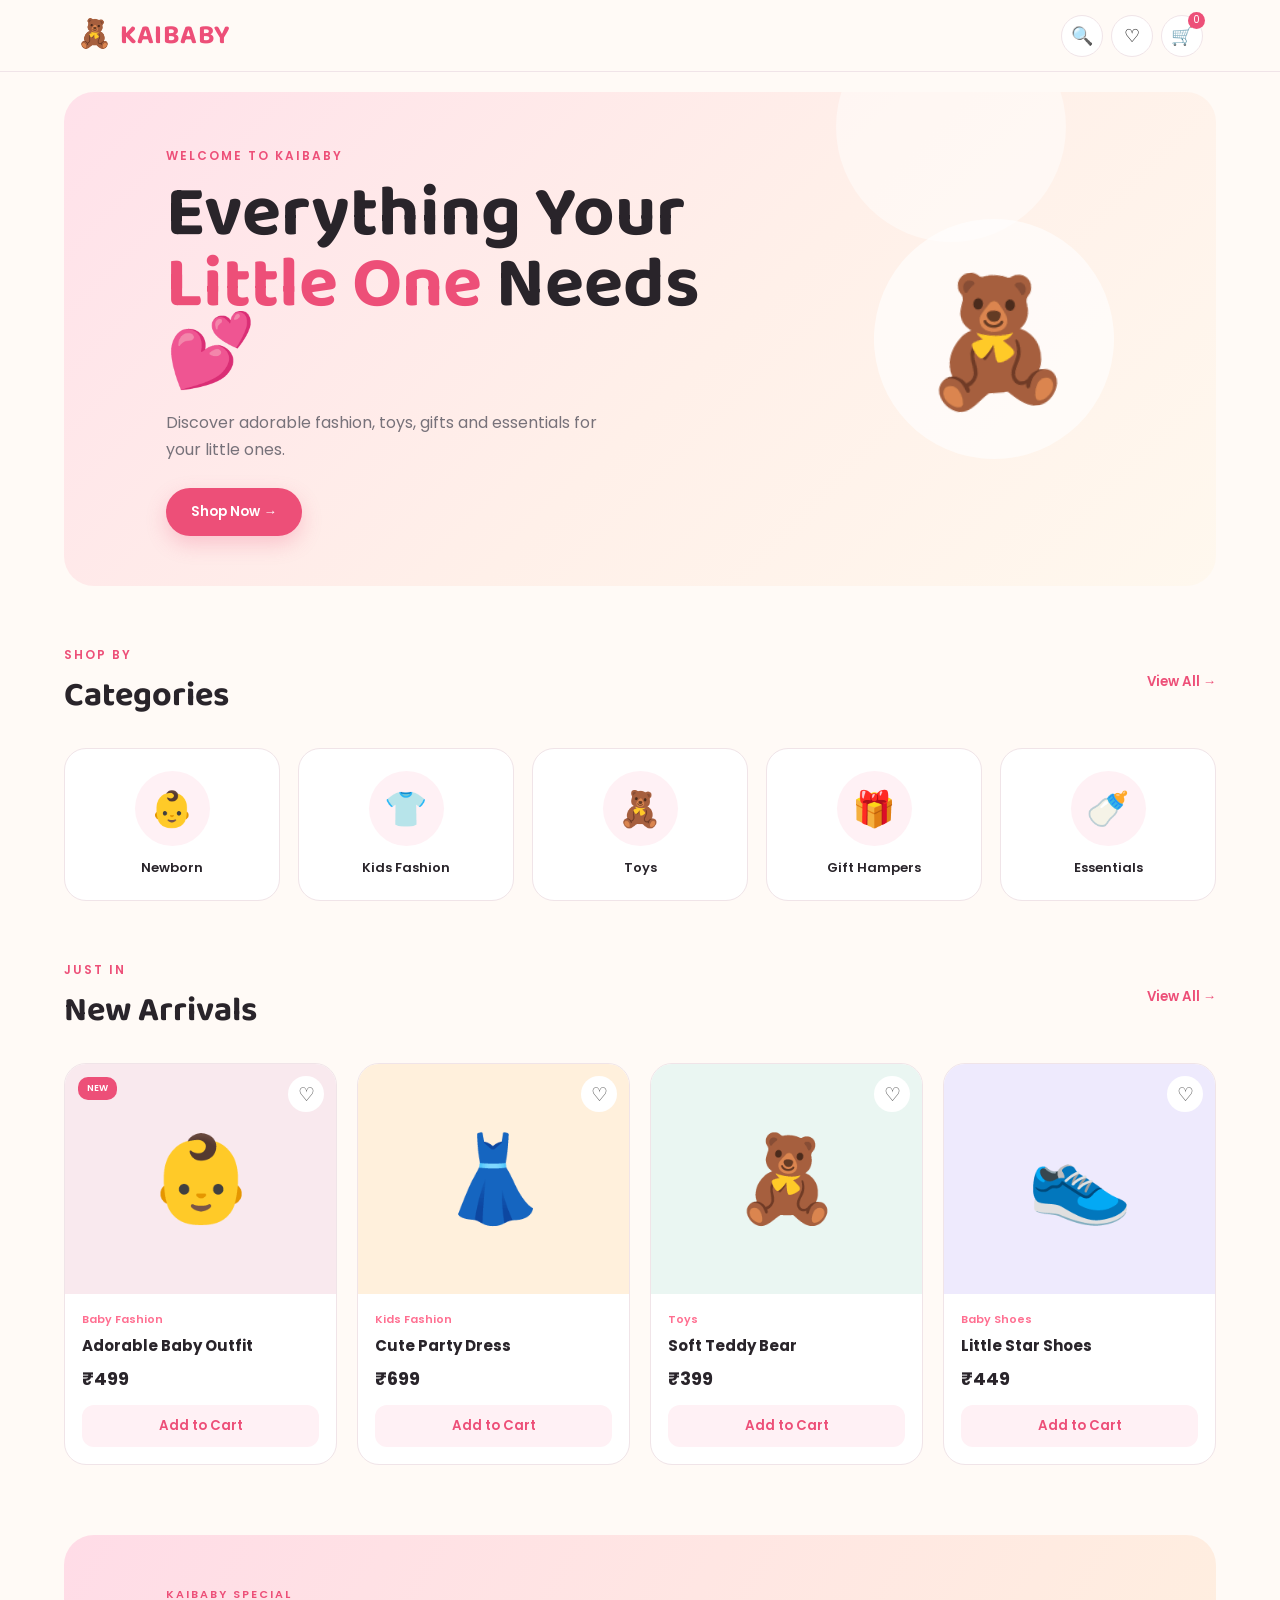
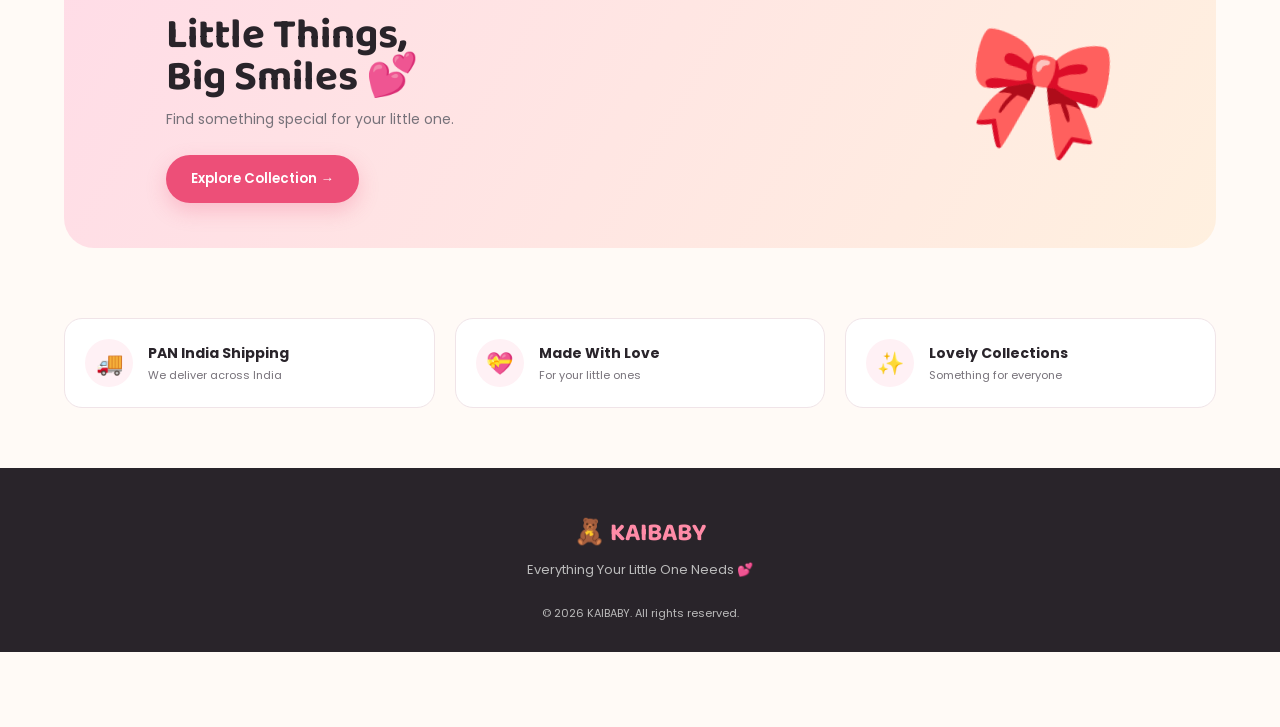
<file: index.html>
<!DOCTYPE html>
<html lang="en">
<head>
    <meta charset="UTF-8">
    <meta name="viewport" content="width=device-width, initial-scale=1.0">

    <title>KAIBABY | Baby & Kids Store</title>

    <link rel="stylesheet" href="style.css">

    <link rel="preconnect" href="https://fonts.googleapis.com">
    <link rel="preconnect" href="https://fonts.gstatic.com" crossorigin>
    <link href="https://fonts.googleapis.com/css2?family=Baloo+2:wght@400;500;600;700&family=Poppins:wght@400;500;600&display=swap" rel="stylesheet">
</head>

<body>

    <!-- HEADER -->
    <header class="header">

        <div class="logo">
            <span class="logo-icon">🧸</span>
            <span>KAIBABY</span>
        </div>

        <div class="header-actions">
            <button class="icon-btn">🔍</button>
            <button class="icon-btn">♡</button>
            <button class="cart-btn">
                🛒 <span id="cartCount">0</span>
            </button>
        </div>

    </header>


    <!-- HERO SECTION -->
    <section class="hero">

        <div class="hero-content">

            <span class="hero-small">WELCOME TO KAIBABY</span>

            <h1>
                Everything Your
                <span>Little One</span>
                Needs 💕
            </h1>

            <p>
                Discover adorable fashion, toys, gifts
                and essentials for your little ones.
            </p>

            <button class="shop-btn">
                Shop Now →
            </button>

        </div>

        <div class="hero-decoration">
            🧸
        </div>

    </section>


    <!-- CATEGORIES -->
    <section class="section">

        <div class="section-heading">
            <div>
                <span class="mini-title">SHOP BY</span>
                <h2>Categories</h2>
            </div>

            <button class="view-btn">View All →</button>
        </div>


        <div class="categories">

            <div class="category">
                <div class="category-icon">👶</div>
                <p>Newborn</p>
            </div>

            <div class="category">
                <div class="category-icon">👕</div>
                <p>Kids Fashion</p>
            </div>

            <div class="category">
                <div class="category-icon">🧸</div>
                <p>Toys</p>
            </div>

            <div class="category">
                <div class="category-icon">🎁</div>
                <p>Gift Hampers</p>
            </div>

            <div class="category">
                <div class="category-icon">🍼</div>
                <p>Essentials</p>
            </div>

        </div>

    </section>


    <!-- NEW ARRIVALS -->
    <section class="section products-section">

        <div class="section-heading">

            <div>
                <span class="mini-title">JUST IN</span>
                <h2>New Arrivals</h2>
            </div>

            <button class="view-btn">View All →</button>

        </div>


        <div class="products">

            <!-- PRODUCT 1 -->
            <div class="product-card">

                <div class="product-image">
                    👶
                    <button class="wishlist">♡</button>
                    <span class="badge">NEW</span>
                </div>

                <div class="product-info">

                    <p class="product-category">Baby Fashion</p>

                    <h3>Adorable Baby Outfit</h3>

                    <div class="price">
                        ₹499
                    </div>

                    <button class="add-btn">
                        Add to Cart
                    </button>

                </div>

            </div>


            <!-- PRODUCT 2 -->
            <div class="product-card">

                <div class="product-image">
                    👗
                    <button class="wishlist">♡</button>
                </div>

                <div class="product-info">

                    <p class="product-category">Kids Fashion</p>

                    <h3>Cute Party Dress</h3>

                    <div class="price">
                        ₹699
                    </div>

                    <button class="add-btn">
                        Add to Cart
                    </button>

                </div>

            </div>


            <!-- PRODUCT 3 -->
            <div class="product-card">

                <div class="product-image">
                    🧸
                    <button class="wishlist">♡</button>
                </div>

                <div class="product-info">

                    <p class="product-category">Toys</p>

                    <h3>Soft Teddy Bear</h3>

                    <div class="price">
                        ₹399
                    </div>

                    <button class="add-btn">
                        Add to Cart
                    </button>

                </div>

            </div>


            <!-- PRODUCT 4 -->
            <div class="product-card">

                <div class="product-image">
                    👟
                    <button class="wishlist">♡</button>
                </div>

                <div class="product-info">

                    <p class="product-category">Baby Shoes</p>

                    <h3>Little Star Shoes</h3>

                    <div class="price">
                        ₹449
                    </div>

                    <button class="add-btn">
                        Add to Cart
                    </button>

                </div>

            </div>

        </div>

    </section>


    <!-- BANNER -->
    <section class="offer-banner">

        <div>
            <span>KAIBABY SPECIAL</span>

            <h2>
                Little Things,
                <br>
                Big Smiles 💕
            </h2>

            <p>
                Find something special for your little one.
            </p>

            <button class="shop-btn">
                Explore Collection →
            </button>
        </div>

        <div class="offer-icon">
            🎀
        </div>

    </section>


    <!-- FEATURES -->
    <section class="features">

        <div class="feature">
            <span>🚚</span>
            <div>
                <h3>PAN India Shipping</h3>
                <p>We deliver across India</p>
            </div>
        </div>

        <div class="feature">
            <span>💝</span>
            <div>
                <h3>Made With Love</h3>
                <p>For your little ones</p>
            </div>
        </div>

        <div class="feature">
            <span>✨</span>
            <div>
                <h3>Lovely Collections</h3>
                <p>Something for everyone</p>
            </div>
        </div>

    </section>


    <!-- BOTTOM NAVIGATION -->
    <nav class="bottom-nav">

        <button class="nav-item active">
            <span>⌂</span>
            <small>Home</small>
        </button>

        <button class="nav-item">
            <span>⌕</span>
            <small>Search</small>
        </button>

        <button class="nav-item">
            <span>♡</span>
            <small>Wishlist</small>
        </button>

        <button class="nav-item">
            <span>🛒</span>
            <small>Cart</small>
        </button>

        <button class="nav-item">
            <span>♙</span>
            <small>Account</small>
        </button>

    </nav>


    <!-- FOOTER -->
    <footer>

        <div class="footer-logo">
            🧸 KAIBABY
        </div>

        <p>
            Everything Your Little One Needs 💕
        </p>

        <p class="copyright">
            © 2026 KAIBABY. All rights reserved.
        </p>

    </footer>


    <script src="script.js"></script>

</body>
</html>
</file>
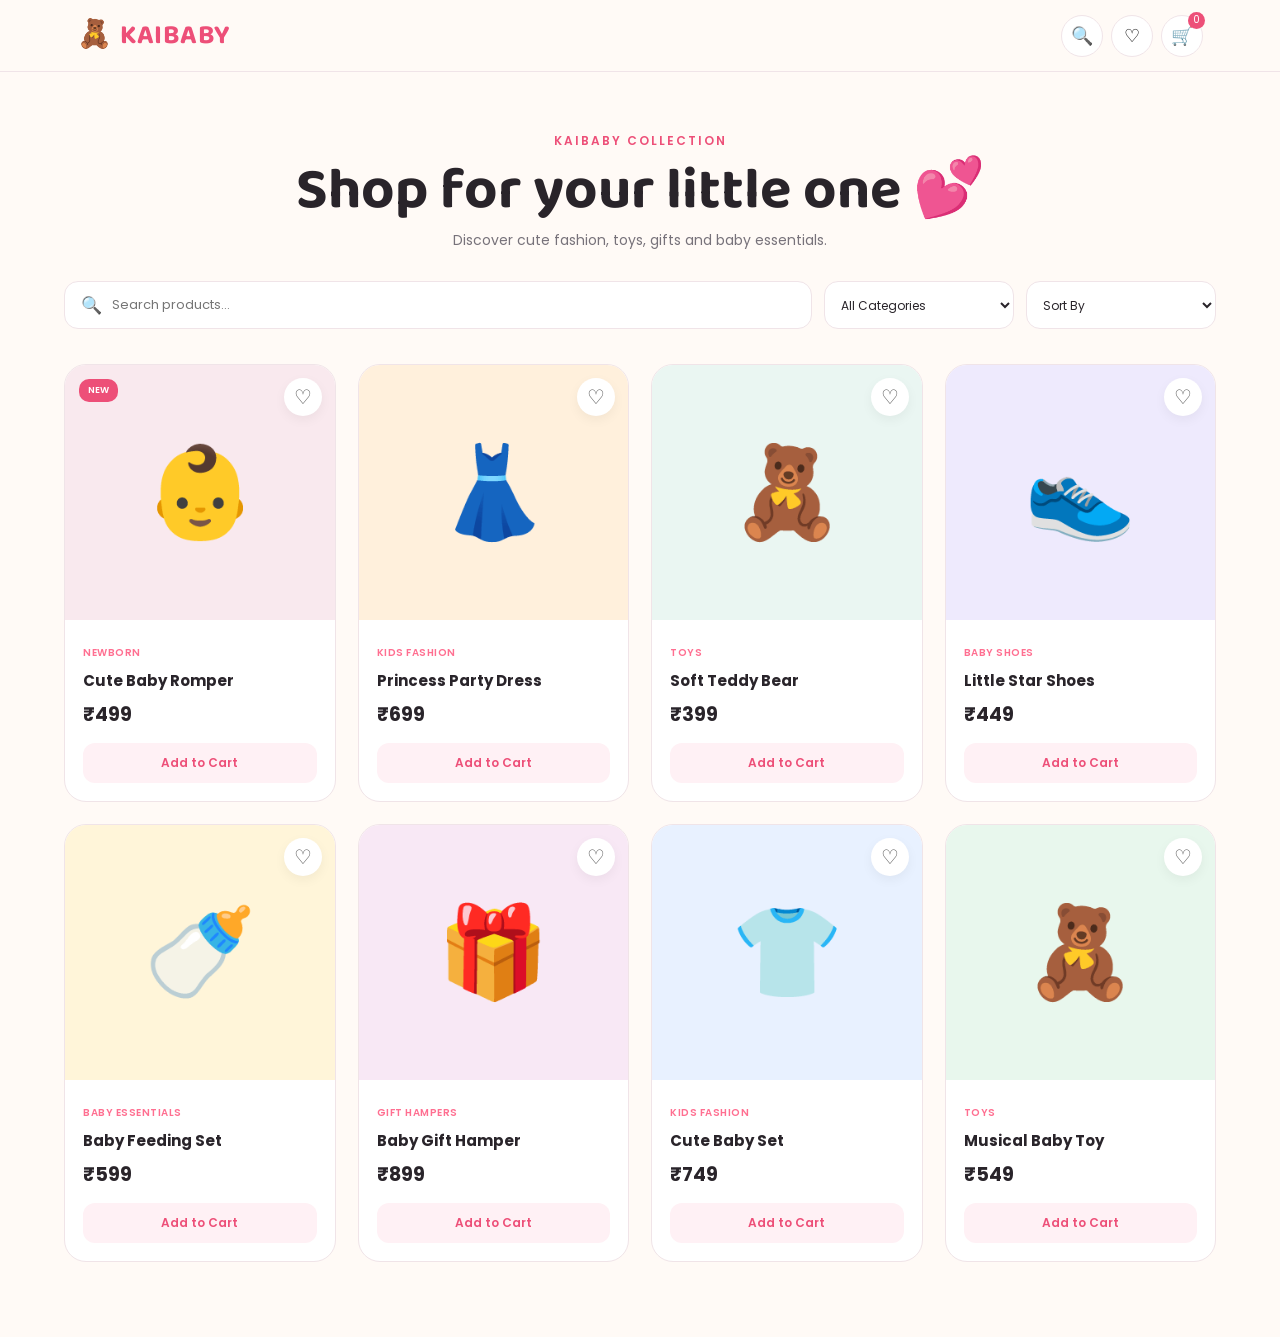
<file: shop.html>
<!DOCTYPE html>
<html lang="en">

<head>

    <meta charset="UTF-8">
    <meta name="viewport" content="width=device-width, initial-scale=1.0">

    <title>Shop | KAIBABY</title>

    <link rel="stylesheet" href="style.css">

    <link rel="preconnect" href="https://fonts.googleapis.com">
    <link rel="preconnect" href="https://fonts.gstatic.com" crossorigin>

    <link href="https://fonts.googleapis.com/css2?family=Baloo+2:wght@400;500;600;700&family=Poppins:wght@400;500;600&display=swap" rel="stylesheet">

</head>

<body>

<!-- HEADER -->

<header class="header">

    <a href="index.html" class="logo" style="text-decoration:none;">
        <span class="logo-icon">🧸</span>
        <span>KAIBABY</span>
    </a>

    <div class="header-actions">

        <button class="icon-btn">
            🔍
        </button>

        <button class="icon-btn">
            ♡
        </button>

        <button class="cart-btn">
            🛒
            <span id="cartCount">0</span>
        </button>

    </div>

</header>


<!-- SHOP HEADER -->

<section class="shop-header">

    <span class="mini-title">
        KAIBABY COLLECTION
    </span>

    <h1>
        Shop for your little one 💕
    </h1>

    <p>
        Discover cute fashion, toys, gifts and baby essentials.
    </p>

</section>


<!-- SEARCH -->

<section class="shop-controls">

    <div class="search-box">

        <span>🔍</span>

        <input
            type="text"
            id="productSearch"
            placeholder="Search products..."
        >

    </div>


    <select id="categoryFilter">

        <option value="all">
            All Categories
        </option>

        <option value="newborn">
            Newborn
        </option>

        <option value="fashion">
            Kids Fashion
        </option>

        <option value="toys">
            Toys
        </option>

        <option value="shoes">
            Baby Shoes
        </option>

        <option value="essentials">
            Baby Essentials
        </option>

        <option value="gifts">
            Gift Hampers
        </option>

    </select>


    <select id="sortProducts">

        <option value="default">
            Sort By
        </option>

        <option value="low">
            Price: Low to High
        </option>

        <option value="high">
            Price: High to Low
        </option>

    </select>

</section>


<!-- PRODUCTS -->

<main class="shop-products">

    <!-- PRODUCT 1 -->

    <div class="shop-product"
         data-name="Cute Baby Romper"
         data-category="newborn"
         data-price="499">

        <div class="shop-product-image">

            👶

            <button class="shop-wishlist">
                ♡
            </button>

            <span class="product-badge">
                NEW
            </span>

        </div>

        <div class="shop-product-info">

            <span>
                Newborn
            </span>

            <h3>
                Cute Baby Romper
            </h3>

            <div class="shop-price">
                ₹499
            </div>

            <button class="shop-add">
                Add to Cart
            </button>

        </div>

    </div>


    <!-- PRODUCT 2 -->

    <div class="shop-product"
         data-name="Princess Party Dress"
         data-category="fashion"
         data-price="699">

        <div class="shop-product-image">

            👗

            <button class="shop-wishlist">
                ♡
            </button>

        </div>

        <div class="shop-product-info">

            <span>
                Kids Fashion
            </span>

            <h3>
                Princess Party Dress
            </h3>

            <div class="shop-price">
                ₹699
            </div>

            <button class="shop-add">
                Add to Cart
            </button>

        </div>

    </div>


    <!-- PRODUCT 3 -->

    <div class="shop-product"
         data-name="Soft Teddy Bear"
         data-category="toys"
         data-price="399">

        <div class="shop-product-image">

            🧸

            <button class="shop-wishlist">
                ♡
            </button>

        </div>

        <div class="shop-product-info">

            <span>
                Toys
            </span>

            <h3>
                Soft Teddy Bear
            </h3>

            <div class="shop-price">
                ₹399
            </div>

            <button class="shop-add">
                Add to Cart
            </button>

        </div>

    </div>


    <!-- PRODUCT 4 -->

    <div class="shop-product"
         data-name="Little Star Shoes"
         data-category="shoes"
         data-price="449">

        <div class="shop-product-image">

            👟

            <button class="shop-wishlist">
                ♡
            </button>

        </div>

        <div class="shop-product-info">

            <span>
                Baby Shoes
            </span>

            <h3>
                Little Star Shoes
            </h3>

            <div class="shop-price">
                ₹449
            </div>

            <button class="shop-add">
                Add to Cart
            </button>

        </div>

    </div>


    <!-- PRODUCT 5 -->

    <div class="shop-product"
         data-name="Baby Feeding Set"
         data-category="essentials"
         data-price="599">

        <div class="shop-product-image">

            🍼

            <button class="shop-wishlist">
                ♡
            </button>

        </div>

        <div class="shop-product-info">

            <span>
                Baby Essentials
            </span>

            <h3>
                Baby Feeding Set
            </h3>

            <div class="shop-price">
                ₹599
            </div>

            <button class="shop-add">
                Add to Cart
            </button>

        </div>

    </div>


    <!-- PRODUCT 6 -->

    <div class="shop-product"
         data-name="Baby Gift Hamper"
         data-category="gifts"
         data-price="899">

        <div class="shop-product-image">

            🎁

            <button class="shop-wishlist">
                ♡
            </button>

        </div>

        <div class="shop-product-info">

            <span>
                Gift Hampers
            </span>

            <h3>
                Baby Gift Hamper
            </h3>

            <div class="shop-price">
                ₹899
            </div>

            <button class="shop-add">
                Add to Cart
            </button>

        </div>

    </div>


    <!-- PRODUCT 7 -->

    <div class="shop-product"
         data-name="Cute Baby Set"
         data-category="fashion"
         data-price="749">

        <div class="shop-product-image">

            👕
            
            <button class="shop-wishlist">
                ♡
            </button>

        </div>

        <div class="shop-product-info">

            <span>
                Kids Fashion
            </span>

            <h3>
                Cute Baby Set
            </h3>

            <div class="shop-price">
                ₹749
            </div>

            <button class="shop-add">
                Add to Cart
            </button>

        </div>

    </div>


    <!-- PRODUCT 8 -->

    <div class="shop-product"
         data-name="Musical Baby Toy"
         data-category="toys"
         data-price="549">

        <div class="shop-product-image">

            🧸

            <button class="shop-wishlist">
                ♡
            </button>

        </div>

        <div class="shop-product-info">

            <span>
                Toys
            </span>

            <h3>
                Musical Baby Toy
            </h3>

            <div class="shop-price">
                ₹549
            </div>

            <button class="shop-add">
                Add to Cart
            </button>

        </div>

    </div>

</main>


<!-- NO RESULTS -->

<div id="noProducts">

    No products found 💕

</div>


<!-- BOTTOM NAV -->

<nav class="bottom-nav">

    <a href="index.html" class="nav-item">
        <span>⌂</span>
        <small>Home</small>
    </a>

    <button class="nav-item active">
        <span>🛍️</span>
        <small>Shop</small>
    </button>

    <button class="nav-item">
        <span>♡</span>
        <small>Wishlist</small>
    </button>

    <button class="nav-item">
        <span>🛒</span>
        <small>Cart</small>
    </button>

    <button class="nav-item">
        <span>♙</span>
        <small>Account</small>
    </button>

</nav>


<script src="script.js"></script>

</body>
</html>
</file>
<file: style.css>
/* ================================
   KAIBABY - MAIN STYLES
================================ */

* {
    margin: 0;
    padding: 0;
    box-sizing: border-box;
}

:root {
    --pink: #ff6f91;
    --dark-pink: #ed4f78;
    --light-pink: #fff1f5;
    --cream: #fffaf6;
    --text: #29242a;
    --muted: #77727a;
    --white: #ffffff;
    --border: #f0e4e8;
    --shadow: 0 10px 30px rgba(40, 25, 30, 0.08);
}

body {
    font-family: "Poppins", sans-serif;
    background: var(--cream);
    color: var(--text);
    padding-bottom: 75px;
}

button {
    font-family: inherit;
    border: none;
    cursor: pointer;
}

button:active {
    transform: scale(0.97);
}


/* ================================
   HEADER
================================ */

.header {
    width: 100%;
    height: 72px;
    padding: 0 6%;
    display: flex;
    align-items: center;
    justify-content: space-between;
    background: rgba(255, 250, 246, 0.96);
    border-bottom: 1px solid var(--border);
    position: sticky;
    top: 0;
    z-index: 1000;
}

.logo {
    display: flex;
    align-items: center;
    gap: 8px;
    font-family: "Baloo 2", cursive;
    font-size: 27px;
    font-weight: 700;
    color: var(--dark-pink);
    letter-spacing: 0.5px;
}

.logo-icon {
    font-size: 28px;
}

.header-actions {
    display: flex;
    align-items: center;
    gap: 8px;
}

.icon-btn,
.cart-btn {
    background: var(--white);
    border: 1px solid var(--border);
    width: 42px;
    height: 42px;
    border-radius: 50%;
    font-size: 18px;
    display: flex;
    align-items: center;
    justify-content: center;
    transition: 0.3s;
}

.icon-btn:hover,
.cart-btn:hover {
    border-color: var(--pink);
    color: var(--pink);
}

.cart-btn {
    position: relative;
}

#cartCount {
    position: absolute;
    top: -4px;
    right: -3px;
    background: var(--dark-pink);
    color: white;
    font-size: 10px;
    min-width: 17px;
    height: 17px;
    border-radius: 50%;
    display: flex;
    align-items: center;
    justify-content: center;
}


/* ================================
   HERO
================================ */

.hero {
    margin: 20px 5%;
    min-height: 390px;
    border-radius: 30px;
    padding: 50px 8%;
    background: linear-gradient(
        135deg,
        #ffe1ea,
        #fff0e9 55%,
        #fff8ee
    );
    display: flex;
    align-items: center;
    justify-content: space-between;
    overflow: hidden;
    position: relative;
}

.hero::before {
    content: "";
    position: absolute;
    width: 230px;
    height: 230px;
    border-radius: 50%;
    background: rgba(255, 255, 255, 0.45);
    right: 13%;
    top: -80px;
}

.hero-content {
    max-width: 560px;
    position: relative;
    z-index: 2;
}

.hero-small,
.mini-title {
    color: var(--dark-pink);
    font-size: 12px;
    font-weight: 600;
    letter-spacing: 2px;
}

.hero h1 {
    font-family: "Baloo 2", cursive;
    font-size: clamp(42px, 6vw, 72px);
    line-height: 0.98;
    margin: 12px 0 18px;
    font-weight: 700;
}

.hero h1 span {
    color: var(--dark-pink);
}

.hero p {
    color: var(--muted);
    line-height: 1.7;
    max-width: 450px;
}

.shop-btn {
    margin-top: 25px;
    padding: 14px 25px;
    background: var(--dark-pink);
    color: white;
    border-radius: 30px;
    font-weight: 600;
    box-shadow: 0 8px 20px rgba(237, 79, 120, 0.25);
    transition: 0.3s;
}

.shop-btn:hover {
    transform: translateY(-2px);
    box-shadow: 0 12px 25px rgba(237, 79, 120, 0.3);
}

.hero-decoration {
    width: 240px;
    height: 240px;
    border-radius: 50%;
    background: rgba(255, 255, 255, 0.65);
    display: flex;
    align-items: center;
    justify-content: center;
    font-size: 125px;
    transform: rotate(-5deg);
    z-index: 2;
}


/* ================================
   GENERAL SECTIONS
================================ */

.section {
    width: 90%;
    max-width: 1250px;
    margin: 55px auto;
}

.section-heading {
    display: flex;
    align-items: center;
    justify-content: space-between;
    margin-bottom: 25px;
}

.section-heading h2 {
    font-family: "Baloo 2", cursive;
    font-size: 34px;
    margin-top: 2px;
}

.view-btn {
    background: transparent;
    color: var(--dark-pink);
    font-weight: 600;
}


/* ================================
   CATEGORIES
================================ */

.categories {
    display: grid;
    grid-template-columns: repeat(5, 1fr);
    gap: 18px;
}

.category {
    background: white;
    border: 1px solid var(--border);
    border-radius: 22px;
    padding: 22px 10px;
    text-align: center;
    transition: 0.3s;
}

.category:hover {
    transform: translateY(-5px);
    box-shadow: var(--shadow);
    border-color: #ffd1dc;
}

.category-icon {
    width: 75px;
    height: 75px;
    margin: auto;
    border-radius: 50%;
    background: var(--light-pink);
    display: flex;
    align-items: center;
    justify-content: center;
    font-size: 35px;
}

.category p {
    margin-top: 12px;
    font-size: 13px;
    font-weight: 600;
}


/* ================================
   PRODUCTS
================================ */

.products {
    display: grid;
    grid-template-columns: repeat(4, 1fr);
    gap: 20px;
}

.product-card {
    background: white;
    border: 1px solid var(--border);
    border-radius: 22px;
    overflow: hidden;
    transition: 0.3s;
}

.product-card:hover {
    transform: translateY(-5px);
    box-shadow: var(--shadow);
}

.product-image {
    height: 230px;
    background: #f9e9ee;
    display: flex;
    align-items: center;
    justify-content: center;
    font-size: 85px;
    position: relative;
}

.product-card:nth-child(2) .product-image {
    background: #fff0dc;
}

.product-card:nth-child(3) .product-image {
    background: #eaf6f2;
}

.product-card:nth-child(4) .product-image {
    background: #eeeafd;
}

.wishlist {
    position: absolute;
    top: 12px;
    right: 12px;
    width: 36px;
    height: 36px;
    border-radius: 50%;
    background: white;
    font-size: 19px;
    color: #555;
}

.wishlist:hover {
    color: var(--dark-pink);
}

.badge {
    position: absolute;
    top: 13px;
    left: 13px;
    background: var(--dark-pink);
    color: white;
    padding: 5px 9px;
    border-radius: 10px;
    font-size: 9px;
    font-weight: 600;
}

.product-info {
    padding: 17px;
}

.product-category {
    font-size: 11px;
    color: var(--pink);
    font-weight: 600;
}

.product-info h3 {
    font-size: 15px;
    margin: 6px 0 8px;
}

.price {
    font-size: 18px;
    font-weight: 700;
}

.add-btn {
    width: 100%;
    margin-top: 13px;
    padding: 11px;
    border-radius: 12px;
    background: var(--light-pink);
    color: var(--dark-pink);
    font-weight: 600;
    transition: 0.3s;
}

.add-btn:hover {
    background: var(--dark-pink);
    color: white;
}


/* ================================
   OFFER BANNER
================================ */

.offer-banner {
    width: 90%;
    max-width: 1250px;
    margin: 70px auto;
    padding: 45px 8%;
    border-radius: 30px;
    background: linear-gradient(120deg, #ffdce7, #fff0df);
    display: flex;
    align-items: center;
    justify-content: space-between;
    overflow: hidden;
}

.offer-banner span {
    color: var(--dark-pink);
    font-size: 11px;
    font-weight: 600;
    letter-spacing: 2px;
}

.offer-banner h2 {
    font-family: "Baloo 2", cursive;
    font-size: 42px;
    line-height: 1;
    margin: 10px 0;
}

.offer-banner p {
    color: var(--muted);
    font-size: 14px;
}

.offer-icon {
    font-size: 120px;
    transform: rotate(10deg);
}


/* ================================
   FEATURES
================================ */

.features {
    width: 90%;
    max-width: 1250px;
    margin: 60px auto;
    display: grid;
    grid-template-columns: repeat(3, 1fr);
    gap: 20px;
}

.feature {
    background: white;
    border: 1px solid var(--border);
    padding: 20px;
    border-radius: 18px;
    display: flex;
    align-items: center;
    gap: 15px;
}

.feature > span {
    width: 48px;
    height: 48px;
    border-radius: 50%;
    background: var(--light-pink);
    display: flex;
    align-items: center;
    justify-content: center;
    font-size: 22px;
}

.feature h3 {
    font-size: 14px;
}

.feature p {
    color: var(--muted);
    font-size: 11px;
    margin-top: 3px;
}


/* ================================
   FOOTER
================================ */

footer {
    text-align: center;
    padding: 45px 20px 30px;
    background: #29242a;
    color: white;
}

.footer-logo {
    font-family: "Baloo 2", cursive;
    color: #ff8ba7;
    font-size: 25px;
    font-weight: 700;
}

footer p {
    color: #bbb;
    font-size: 13px;
    margin-top: 7px;
}

footer .copyright {
    margin-top: 25px;
    font-size: 11px;
}


/* ================================
   MOBILE BOTTOM NAV
================================ */

.bottom-nav {
    display: none;
}


/* ================================
   TABLET
================================ */

@media (max-width: 900px) {

    .products {
        grid-template-columns: repeat(2, 1fr);
    }

    .categories {
        grid-template-columns: repeat(3, 1fr);
    }

    .features {
        grid-template-columns: 1fr;
    }

    .hero-decoration {
        width: 190px;
        height: 190px;
        font-size: 95px;
    }

}


/* ================================
   MOBILE
================================ */

@media (max-width: 600px) {

    body {
        padding-bottom: 72px;
    }

    .header {
        height: 65px;
        padding: 0 18px;
    }

    .logo {
        font-size: 23px;
    }

    .logo-icon {
        font-size: 24px;
    }

    .header-actions {
        gap: 5px;
    }

    .icon-btn,
    .cart-btn {
        width: 36px;
        height: 36px;
        font-size: 16px;
    }


    /* HERO */

    .hero {
        margin: 15px;
        min-height: 430px;
        padding: 35px 25px;
        display: block;
        text-align: center;
        border-radius: 27px;
    }

    .hero h1 {
        font-size: 43px;
        line-height: 0.98;
    }

    .hero p {
        font-size: 13px;
        margin: auto;
    }

    .hero-decoration {
        width: 125px;
        height: 125px;
        font-size: 65px;
        margin: 28px auto 0;
    }

    .shop-btn {
        padding: 12px 22px;
        font-size: 13px;
    }


    /* SECTIONS */

    .section {
        width: 92%;
        margin: 42px auto;
    }

    .section-heading {
        margin-bottom: 18px;
    }

    .section-heading h2 {
        font-size: 29px;
    }

    .view-btn {
        font-size: 12px;
    }


    /* CATEGORIES */

    .categories {
        display: flex;
        overflow-x: auto;
        gap: 12px;
        padding-bottom: 7px;
        scrollbar-width: none;
    }

    .categories::-webkit-scrollbar {
        display: none;
    }

    .category {
        min-width: 105px;
        padding: 15px 8px;
        border-radius: 18px;
    }

    .category-icon {
        width: 58px;
        height: 58px;
        font-size: 27px;
    }

    .category p {
        font-size: 11px;
    }


    /* PRODUCTS */

    .products {
        grid-template-columns: repeat(2, 1fr);
        gap: 12px;
    }

    .product-card {
        border-radius: 17px;
    }

    .product-image {
        height: 175px;
        font-size: 62px;
    }

    .product-info {
        padding: 12px;
    }

    .product-info h3 {
        font-size: 13px;
    }

    .product-category {
        font-size: 9px;
    }

    .price {
        font-size: 16px;
    }

    .add-btn {
        padding: 9px;
        font-size: 11px;
    }


    /* OFFER */

    .offer-banner {
        width: 92%;
        margin: 50px auto;
        padding: 30px 25px;
        border-radius: 25px;
    }

    .offer-banner h2 {
        font-size: 31px;
    }

    .offer-banner p {
        font-size: 11px;
        max-width: 220px;
    }

    .offer-icon {
        font-size: 70px;
    }


    /* FEATURES */

    .features {
        width: 92%;
        margin: 45px auto;
        gap: 10px;
    }

    .feature {
        padding: 15px;
    }


    /* BOTTOM NAV */

    .bottom-nav {
        position: fixed;
        display: flex;
        bottom: 0;
        left: 0;
        width: 100%;
        height: 68px;
        background: rgba(255, 255, 255, 0.97);
        border-top: 1px solid var(--border);
        z-index: 2000;
        justify-content: space-around;
        align-items: center;
        box-shadow: 0 -5px 20px rgba(0,0,0,0.05);
    }

    .nav-item {
        background: transparent;
        color: #8b858a;
        display: flex;
        flex-direction: column;
        align-items: center;
        gap: 3px;
        font-size: 20px;
    }

    .nav-item small {
        font-size: 9px;
    }

    .nav-item.active {
        color: var(--dark-pink);
    }

    footer {
        padding-bottom: 90px;
    }

}
/* =================================
   KAIBABY SHOP PAGE
================================ */

.shop-header {
    width: 90%;
    max-width: 1250px;
    margin: 55px auto 30px;
    text-align: center;
}

.shop-header h1 {
    font-family: "Baloo 2", cursive;
    font-size: clamp(38px, 6vw, 58px);
    line-height: 1;
    margin: 10px 0;
}

.shop-header p {
    color: var(--muted);
    font-size: 14px;
}


/* ================================
   SHOP CONTROLS
================================ */

.shop-controls {
    width: 90%;
    max-width: 1250px;
    margin: 30px auto 35px;

    display: grid;
    grid-template-columns: 1fr 190px 190px;
    gap: 12px;
}

.search-box {
    height: 48px;
    background: white;
    border: 1px solid var(--border);
    border-radius: 14px;

    display: flex;
    align-items: center;
    gap: 10px;
    padding: 0 16px;
}

.search-box span {
    font-size: 17px;
}

.search-box input {
    width: 100%;
    height: 100%;
    border: none;
    outline: none;
    background: transparent;

    font-family: inherit;
    font-size: 13px;
    color: var(--text);
}

.shop-controls select {
    height: 48px;
    border: 1px solid var(--border);
    border-radius: 14px;
    background: white;

    padding: 0 12px;

    font-family: inherit;
    font-size: 12px;
    color: var(--text);

    outline: none;
    cursor: pointer;
}

.shop-controls select:focus,
.search-box:focus-within {
    border-color: var(--pink);
}


/* ================================
   SHOP PRODUCTS
================================ */

.shop-products {
    width: 90%;
    max-width: 1250px;
    margin: auto;

    display: grid;
    grid-template-columns: repeat(4, 1fr);
    gap: 22px;
}

.shop-product {
    background: white;
    border: 1px solid var(--border);
    border-radius: 22px;
    overflow: hidden;

    transition: 0.3s;
}

.shop-product:hover {
    transform: translateY(-6px);
    box-shadow: var(--shadow);
}


/* PRODUCT IMAGE */

.shop-product-image {
    height: 255px;
    background: #f9e9ee;

    display: flex;
    align-items: center;
    justify-content: center;

    font-size: 90px;

    position: relative;
}

.shop-product:nth-child(2) .shop-product-image {
    background: #fff0dc;
}

.shop-product:nth-child(3) .shop-product-image {
    background: #eaf6f2;
}

.shop-product:nth-child(4) .shop-product-image {
    background: #eeeafd;
}

.shop-product:nth-child(5) .shop-product-image {
    background: #fff5d9;
}

.shop-product:nth-child(6) .shop-product-image {
    background: #f8e8f5;
}

.shop-product:nth-child(7) .shop-product-image {
    background: #e8f1ff;
}

.shop-product:nth-child(8) .shop-product-image {
    background: #e8f7ed;
}


/* WISHLIST */

.shop-wishlist {
    position: absolute;
    top: 13px;
    right: 13px;

    width: 38px;
    height: 38px;

    border-radius: 50%;
    background: white;

    font-size: 20px;
    color: #555;

    box-shadow: 0 4px 12px rgba(0,0,0,0.05);

    transition: 0.25s;
}

.shop-wishlist:hover {
    color: var(--dark-pink);
}

.shop-wishlist.liked {
    color: var(--dark-pink);
}


/* BADGE */

.product-badge {
    position: absolute;
    top: 14px;
    left: 14px;

    background: var(--dark-pink);
    color: white;

    padding: 5px 9px;
    border-radius: 10px;

    font-size: 9px;
    font-weight: 600;
}


/* PRODUCT INFO */

.shop-product-info {
    padding: 18px;
}

.shop-product-info > span {
    color: var(--pink);
    font-size: 10px;
    font-weight: 600;
    text-transform: uppercase;
    letter-spacing: 0.5px;
}

.shop-product-info h3 {
    font-size: 15px;
    margin: 6px 0 8px;
}

.shop-price {
    font-size: 19px;
    font-weight: 700;
}


/* ADD BUTTON */

.shop-add {
    width: 100%;
    margin-top: 14px;

    padding: 11px;

    border-radius: 12px;

    background: var(--light-pink);
    color: var(--dark-pink);

    font-size: 12px;
    font-weight: 600;

    transition: 0.25s;
}

.shop-add:hover {
    background: var(--dark-pink);
    color: white;
}


/* NO PRODUCTS */

#noProducts {
    display: none;

    width: 90%;
    margin: 60px auto;

    text-align: center;

    color: var(--muted);

    font-size: 14px;
}


/* ================================
   SHOP TABLET
================================ */

@media (max-width: 1000px) {

    .shop-products {
        grid-template-columns: repeat(3, 1fr);
    }

    .shop-controls {
        grid-template-columns: 1fr 160px 160px;
    }

}


/* ================================
   SHOP MOBILE
================================ */

@media (max-width: 600px) {

    .shop-header {
        width: 92%;
        margin: 35px auto 25px;
    }

    .shop-header h1 {
        font-size: 37px;
    }

    .shop-header p {
        font-size: 12px;
        line-height: 1.6;
    }


    .shop-controls {
        width: 92%;

        display: grid;
        grid-template-columns: 1fr 1fr;

        gap: 9px;
    }

    .search-box {
        grid-column: 1 / -1;
    }

    .shop-controls select {
        width: 100%;
    }


    .shop-products {
        width: 92%;

        grid-template-columns: repeat(2, 1fr);

        gap: 12px;
    }


    .shop-product {
        border-radius: 17px;
    }


    .shop-product-image {
        height: 180px;
        font-size: 65px;
    }


    .shop-product-info {
        padding: 12px;
    }


    .shop-product-info h3 {
        font-size: 13px;
        line-height: 1.3;
    }


    .shop-product-info > span {
        font-size: 8px;
    }


    .shop-price {
        font-size: 16px;
    }


    .shop-add {
        padding: 9px;
        font-size: 10px;
    }


    .shop-wishlist {
        width: 34px;
        height: 34px;
        font-size: 18px;
    }


    .product-badge {
        font-size: 8px;
        padding: 4px 7px;
    }

}
</file>
